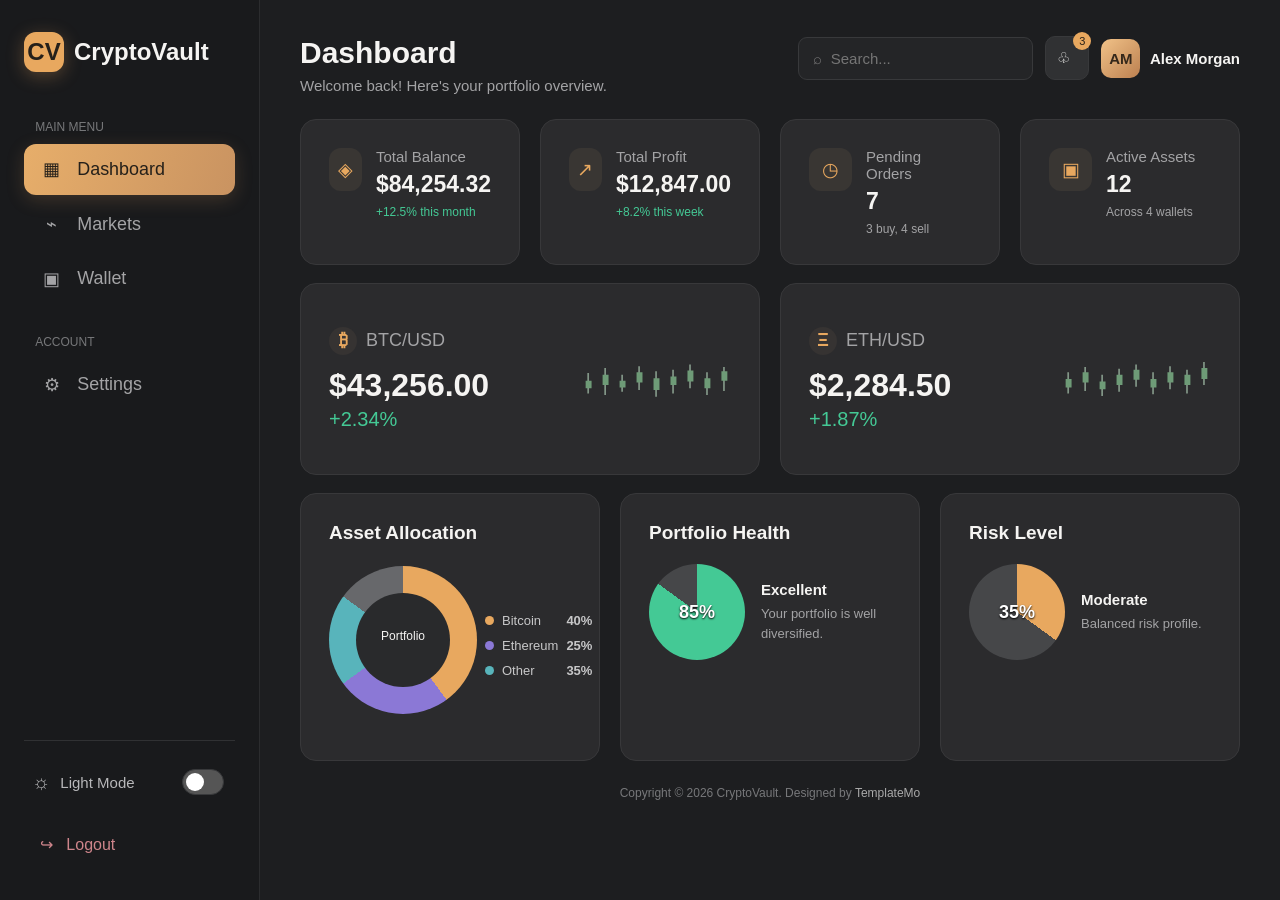
<file: index.html>
<!doctype html>
<html lang="en">
<head>
  <meta charset="utf-8">
  <meta name="viewport" content="width=device-width, initial-scale=1">
  <meta http-equiv="refresh" content="0; url=dashboard.html">
  <title>CryptoVault</title>
</head>
<body>
  <p>Opening CryptoVault dashboard… If it does not load, <a href="dashboard.html">open the dashboard here</a>.</p>
</body>
</html>
</file>
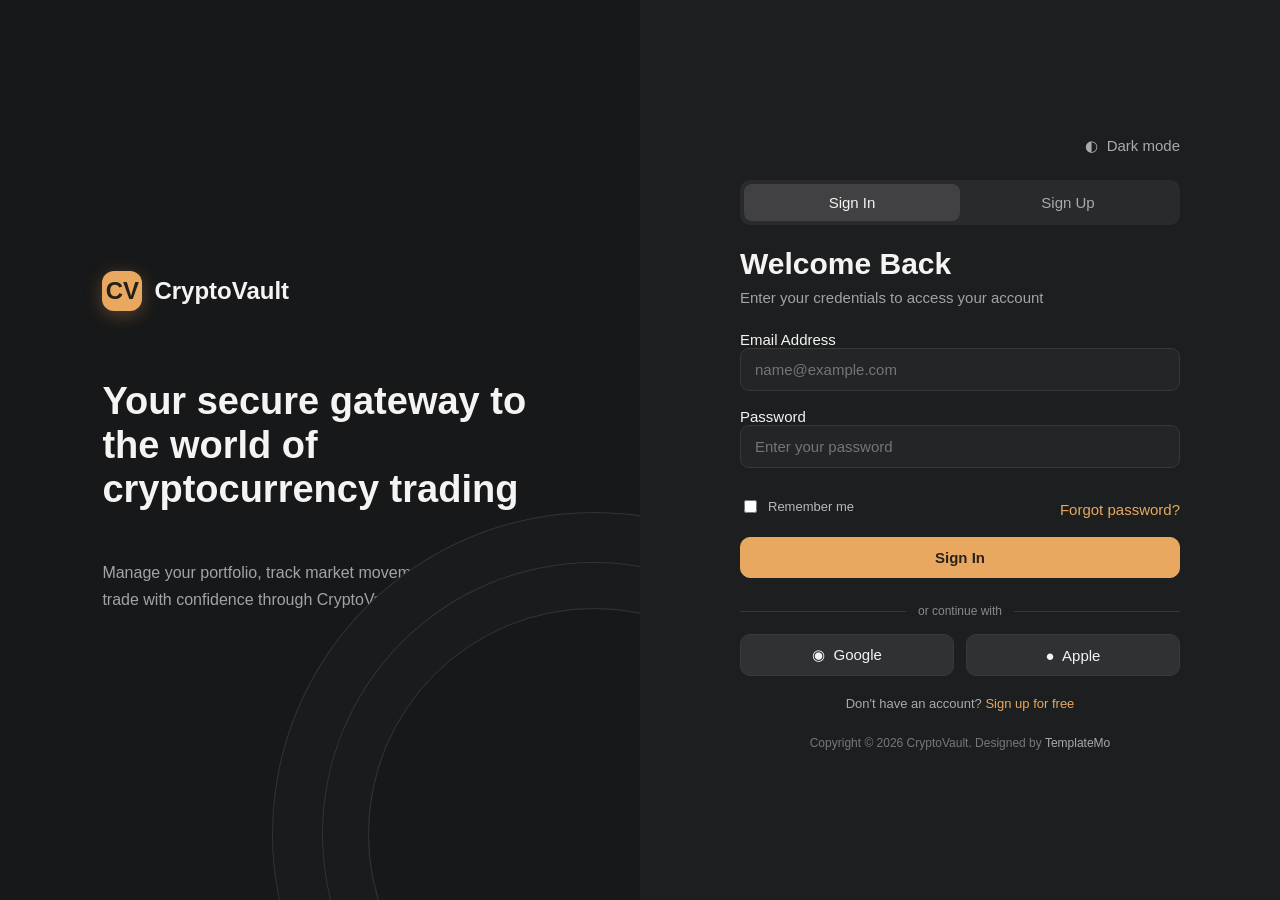
<file: auth.html>
<!doctype html>
<html lang="en">

<head>
    <meta charset="utf-8" />
    <meta name="viewport" content="width=device-width,initial-scale=1" />
    <title>Account - CryptoVault</title>
    <link rel="stylesheet" href="./css/style.css" />
</head>

<body>
    <div class="auth-page">
        <aside class="auth-aside">
            <a href="dashboard.html" class="auth-brand"><span class="brand-mark">CV</span>CryptoVault</a>
            <h1>Your secure gateway to the world of cryptocurrency trading</h1>
            <p>
                Manage your portfolio, track market movements, and trade with
                confidence through CryptoVault.
            </p>
        </aside>

        <!-- LOGIN AND SIGN UP PAGE -->
        <main class="auth-main">
            <section class="auth-box">
                <div class="theme-link"><a href="#theme">◐ &nbsp;Dark mode</a></div>
                <nav class="auth-tabs" aria-label="Account options">
                    <a href="#login">Sign In</a>
                    <a href="#signup">Sign Up</a>
                </nav>

                <section id="login" class="auth-panel default">
                    <h2>Welcome Back</h2>
                    <p>Enter your credentials to access your account</p>
                    <form action="#" method="get">
                        <div class="field">
                            <label for="login-email">Email Address</label><input id="login-email" type="email"
                                placeholder="name@example.com" required />
                        </div>
                        <div class="field">
                            <label for="login-password">Password</label><input id="login-password" type="password"
                                placeholder="Enter your password" required />
                        </div>
                        <div class="row row-between">
                            <label class="checkline"><input type="checkbox" /> Remember me</label><a class="forgot"
                                href="#forgot">Forgot password?</a>
                        </div>
                        <button class="primary auth-submit" type="submit">Sign In</button>
                    </form>
                    <div class="separator">or continue with</div>
                    <div class="social">
                        <button type="button">◉ &nbsp;Google</button><button type="button">● &nbsp;Apple</button>
                    </div>
                    <div class="auth-foot">
                        Don't have an account? <a href="#signup">Sign up for free</a>
                    </div>
                </section>

                <section id="signup" class="auth-panel">
                    <h2>Create Account</h2>
                    <p>Start your crypto journey today</p>
                    <form action="#" method="get">
                        <div class="field">
                            <label for="signup-name">Full Name</label><input id="signup-name" type="text"
                                placeholder="Your name" required />
                        </div>
                        <div class="field">
                            <label for="signup-email">Email Address</label><input id="signup-email" type="email"
                                placeholder="name@example.com" required />
                        </div>
                        <div class="field">
                            <label for="signup-password">Password</label><input id="signup-password" type="password"
                                placeholder="Create a password" minlength="8" required />
                        </div>
                        <div class="field">
                            <label for="confirm-password">Confirm Password</label><input id="confirm-password"
                                type="password" placeholder="Enter your password again" minlength="8" required />
                        </div>
                        <label class="checkline"><input type="checkbox" required /> I agree to the
                            <span class="accent">Terms of Service</span> and
                            <span class="accent">Privacy Policy</span></label>
                        <button class="primary auth-submit" type="submit">Sign Up</button>
                    </form>
                    <div class="separator">or continue with</div>
                    <div class="social">
                        <button type="button">◉ &nbsp;Google</button><button type="button">● &nbsp;Apple</button>
                    </div>
                    <div class="auth-foot">
                        Already have an account? <a href="#login">Sign in</a>
                    </div>
                </section>

                <footer>
                    Copyright © 2026 CryptoVault. Designed by <a href="#">TemplateMo</a>
                </footer>
            </section>
        </main>
    </div>
</body>

</html>
</file>
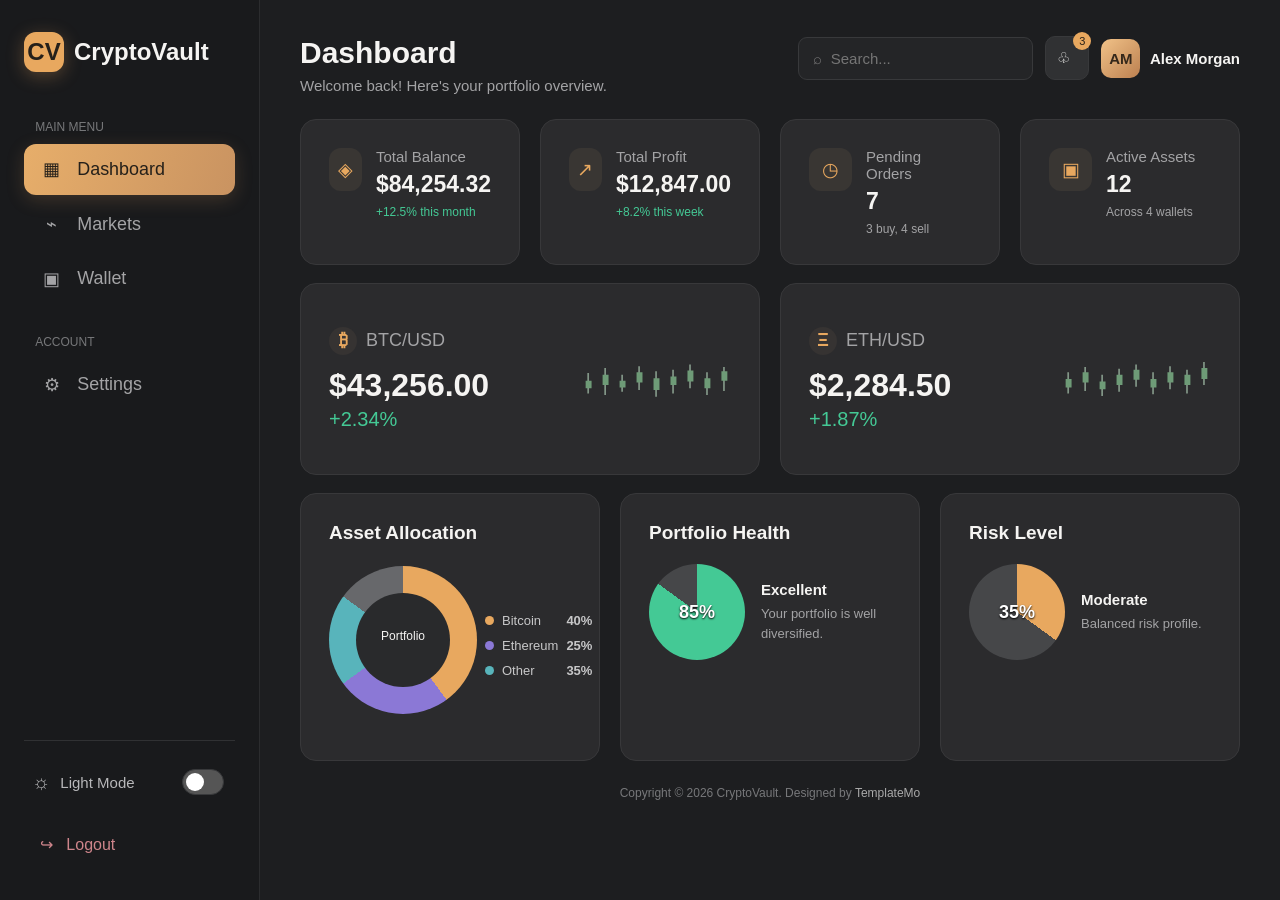
<file: dashboard.html>
<!doctype html>
<html lang="en">

<head>
    <meta charset="utf-8" />
    <meta name="viewport" content="width=device-width, initial-scale=1" />
    <title>Dashboard - CryptoVault</title>
    <link rel="stylesheet" href="./css/style.css" />

</head>

<body>
    <div class="shell">
        <aside class="sidebar">
            <a class="brand" href="dashboard.html">
                <span class="brand-mark">CV</span>
                CryptoVault
            </a>

            <div class="nav-group">
                <div class="nav-label">MAIN MENU</div>
                <a class="nav-link active" href="dashboard.html"><span class="ico">▦</span>Dashboard</a>
                <a class="nav-link" href="markets.html"><span class="ico">⌁</span>Markets</a>
                <a class="nav-link" href="wallet.html"><span class="ico">▣</span>Wallet</a>
            </div>

            <div class="nav-group">
                <div class="nav-label">ACCOUNT</div>
                <a class="nav-link" href="settings.html"><span class="ico">⚙</span>Settings</a>
            </div>

            <div class="side-bottom">
                <div class="mode">
                    <span class="mode-icon">☼</span>
                    <span>Light Mode</span>
                    <input class="switch" type="checkbox" aria-label="Light Mode" />
                </div>
                <a class="logout" href="auth.html#login">↪ &nbsp; Logout</a>
            </div>
        </aside>

        <!-- PAGE CONTENT STARTS HERE -->
        <main class="main">
            <details class="mobile-menu">
                <summary aria-label="Open navigation">☰</summary>
                <a class="mobile-settings" href="settings.html" aria-label="Settings">Settings</a>
                <nav>
                    <a href="dashboard.html">▦ Dashboard</a>
                    <a href="markets.html">⌁ Markets</a>
                    <a href="wallet.html">▣ Wallet</a>
                    <a href="settings.html">⚙ Settings</a>
                    <a href="auth.html#login">↪ Logout</a>
                </nav>
            </details>

            <header class="page-head">
                <div>
                    <h1>Dashboard</h1>
                    <p>Welcome back! Here's your portfolio overview.</p>
                </div>

                <div class="head-actions">
                    <input class="search" type="search" placeholder="⌕  Search..." aria-label="Search" />
                    <button class="icon-btn" type="button" aria-label="Notifications">
                        ♧<span class="badge">3</span>
                    </button>
                    <div class="profile-summary">
                        <span class="avatar">AM</span>
                        <span>Alex Morgan</span>
                    </div>
                </div>
            </header>

            <section class="dashboard-stats" aria-label="Portfolio statistics">
                <article class="card">
                    <div class="stat">
                        <span class="stat-icon">◈</span>
                        <div>
                            <div class="stat-label">Total Balance</div>
                            <div class="stat-value">$84,254.32</div>
                            <div class="stat-note positive">+12.5% this month</div>
                        </div>
                    </div>
                </article>

                <article class="card">
                    <div class="stat">
                        <span class="stat-icon">↗</span>
                        <div>
                            <div class="stat-label">Total Profit</div>
                            <div class="stat-value">$12,847.00</div>
                            <div class="stat-note positive">+8.2% this week</div>
                        </div>
                    </div>
                </article>

                <article class="card">
                    <div class="stat">
                        <span class="stat-icon">◷</span>
                        <div>
                            <div class="stat-label">Pending Orders</div>
                            <div class="stat-value">7</div>
                            <div class="stat-note muted">3 buy, 4 sell</div>
                        </div>
                    </div>
                </article>

                <article class="card">
                    <div class="stat">
                        <span class="stat-icon">▣</span>
                        <div>
                            <div class="stat-label">Active Assets</div>
                            <div class="stat-value">12</div>
                            <div class="stat-note muted">Across 4 wallets</div>
                        </div>
                    </div>
                </article>
            </section>

            <section class="dashboard-prices" aria-label="Cryptocurrency prices">
                <article class="card price-card">
                    <div class="price-info">
                        <div class="price-title">
                            <span class="coin-dot">₿</span>BTC/USD
                        </div>
                        <div class="price-value">$43,256.00</div>
                        <div class="price-change positive">+2.34%</div>
                    </div>
                    <svg class="price-sparkline" viewBox="0 0 180 50" role="img" aria-label="Bitcoin price trend">
                        <g stroke="#829687" stroke-width="2">
                            <path
                                d="M12 42V18M32 44V12M52 40V20M72 38V10M92 46V16M112 42V14M132 36V8M152 44V17M172 39V11" />
                        </g>
                        <g fill="#6e9b77">
                            <path
                                d="M9 27h7v9h-7zM29 20h7v12h-7zM49 27h7v8h-7zM69 17h7v12h-7zM89 24h7v14h-7zM109 22h7v10h-7zM129 15h7v13h-7zM149 24h7v12h-7zM169 16h7v11h-7z" />
                        </g>
                    </svg>
                </article>

                <article class="card price-card">
                    <div class="price-info">
                        <div class="price-title">
                            <span class="coin-dot">Ξ</span>ETH/USD
                        </div>
                        <div class="price-value">$2,284.50</div>
                        <div class="price-change positive">+1.87%</div>
                    </div>
                    <svg class="price-sparkline" viewBox="0 0 180 50" role="img" aria-label="Ethereum price trend">
                        <g stroke="#829687" stroke-width="2">
                            <path
                                d="M12 42V17M32 39V11M52 45V20M72 40V13M92 34V8M112 43V17M132 37V10M152 42V14M172 32V5" />
                        </g>
                        <g fill="#6e9b77">
                            <path
                                d="M9 25h7v10h-7zM29 17h7v12h-7zM49 28h7v9h-7zM69 20h7v12h-7zM89 14h7v12h-7zM109 25h7v10h-7zM129 17h7v12h-7zM149 20h7v12h-7zM169 12h7v13h-7z" />
                        </g>
                    </svg>
                </article>
            </section>

            <section class="dashboard-summary" aria-label="Portfolio summary">
                <article class="card summary-card">
                    <h2>Asset Allocation</h2>
                    <div class="allocation-layout">
                        <div class="donut"><span>Portfolio</span></div>
                        <div class="legend">
                            <div class="legend-row">
                                <i class="legend-color"></i>Bitcoin <strong>40%</strong>
                            </div>
                            <div class="legend-row">
                                <i class="legend-color purple"></i>Ethereum
                                <strong>25%</strong>
                            </div>
                            <div class="legend-row">
                                <i class="legend-color teal"></i>Other <strong>35%</strong>
                            </div>
                        </div>
                    </div>
                </article>

                <article class="card summary-card">
                    <h2>Portfolio Health</h2>
                    <div class="summary-meter">
                        <div class="health-ring"><span>85%</span></div>
                        <div>
                            <strong>Excellent</strong>
                            <p class="muted">Your portfolio is well diversified.</p>
                        </div>
                    </div>
                </article>

                <article class="card summary-card">
                    <h2>Risk Level</h2>
                    <div class="summary-meter">
                        <div class="risk-ring"><span>35%</span></div>
                        <div>
                            <strong>Moderate</strong>
                            <p class="muted">Balanced risk profile.</p>
                        </div>
                    </div>
                </article>
            </section>

            <footer>
                Copyright © 2026 CryptoVault. Designed by <a href="#">TemplateMo</a>
            </footer>
        </main>
    </div>
</body>

</html>
</file>
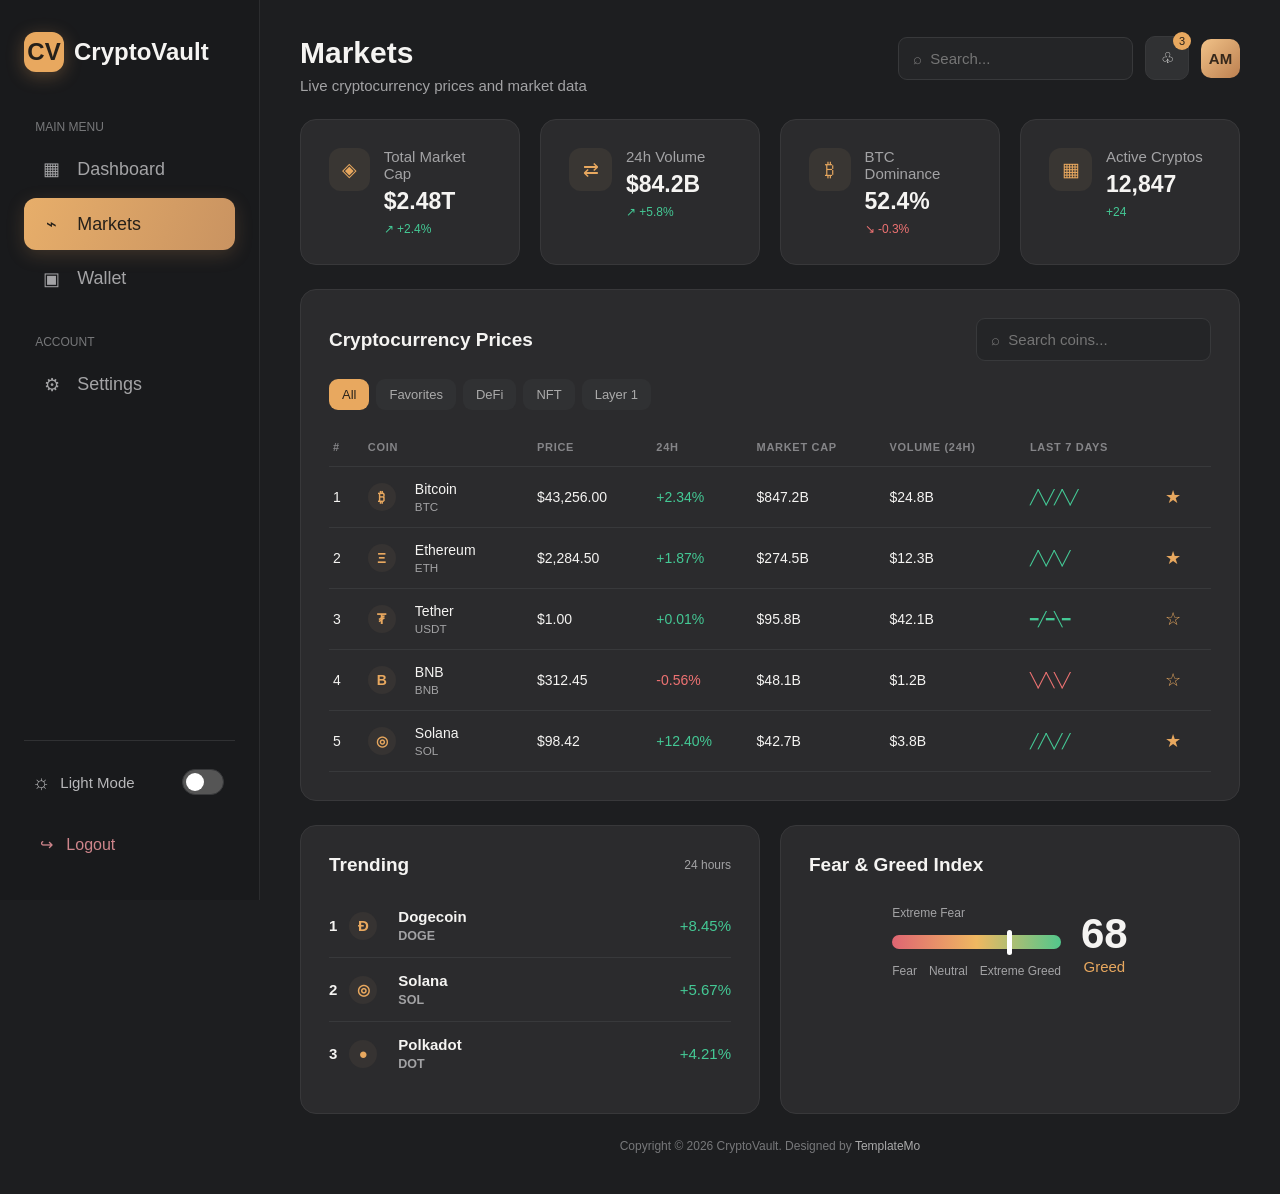
<file: markets.html>
<!doctype html>
<html lang="en">

<head>
    <meta charset="utf-8" />
    <meta name="viewport" content="width=device-width,initial-scale=1" />
    <title>Markets - CryptoVault</title>
    <link rel="stylesheet" href="./css/style.css" />

</head>

<body>
    <div class="shell">
        <aside class="sidebar">
            <a class="brand" href="dashboard.html"><span class="brand-mark">CV</span>CryptoVault</a>
            <div class="nav-group">
                <div class="nav-label">MAIN MENU</div>
                <a class="nav-link" href="dashboard.html"><span class="ico">▦</span>Dashboard</a><a
                    class="nav-link active" href="markets.html"><span class="ico">⌁</span>Markets</a><a class="nav-link"
                    href="wallet.html"><span class="ico">▣</span>Wallet</a>
            </div>
            <div class="nav-group">
                <div class="nav-label">ACCOUNT</div>
                <a class="nav-link" href="settings.html"><span class="ico">⚙</span>Settings</a>
            </div>
            <div class="side-bottom">
                <div class="mode">
                    <span class="mode-icon">☼</span><span>Light Mode</span><input class="switch" type="checkbox"
                        aria-label="Light Mode" />
                </div>
                <a class="logout" href="auth.html#login">↪ &nbsp; Logout</a>
            </div>
        </aside>
        <!-- PAGE CONTENT STARTS HERE -->
        <main class="main">
            <details class="mobile-menu">
                <summary aria-label="Toggle menu">☰</summary>
                <a class="mobile-settings" href="settings.html" aria-label="Settings">Settings</a>
                <nav>
                    <a href="dashboard.html">▦ Dashboard</a><a href="markets.html">⌁ Markets</a><a href="wallet.html">▣
                        Wallet</a><a href="settings.html">⚙ Settings</a><a href="auth.html#login">↪ Logout</a>
                </nav>
            </details>
            <header class="page-head">
                <div>
                    <h1>Markets</h1>
                    <p>Live cryptocurrency prices and market data</p>
                </div>
                <div class="head-actions">
                    <input class="search" type="search" placeholder="⌕  Search..." /><button class="icon-btn"
                        aria-label="Notifications">
                        ♧<span class="badge">3</span></button><span class="avatar">AM</span>
                </div>
            </header>
            <section class="grid grid-4">
                <article class="card">
                    <div class="stat">
                        <span class="stat-icon">◈</span>
                        <div>
                            <div class="stat-label">Total Market Cap</div>
                            <div class="stat-value">$2.48T</div>
                            <div class="stat-note positive">↗ +2.4%</div>
                        </div>
                    </div>
                </article>
                <article class="card">
                    <div class="stat">
                        <span class="stat-icon">⇄</span>
                        <div>
                            <div class="stat-label">24h Volume</div>
                            <div class="stat-value">$84.2B</div>
                            <div class="stat-note positive">↗ +5.8%</div>
                        </div>
                    </div>
                </article>
                <article class="card">
                    <div class="stat">
                        <span class="stat-icon">₿</span>
                        <div>
                            <div class="stat-label">BTC Dominance</div>
                            <div class="stat-value">52.4%</div>
                            <div class="stat-note negative">↘ -0.3%</div>
                        </div>
                    </div>
                </article>
                <article class="card">
                    <div class="stat">
                        <span class="stat-icon">▦</span>
                        <div>
                            <div class="stat-label">Active Cryptos</div>
                            <div class="stat-value">12,847</div>
                            <div class="stat-note positive">+24</div>
                        </div>
                    </div>
                </article>
            </section>
            <article class="card market-table-card">
                <div class="card-head">
                    <h2>Cryptocurrency Prices</h2>
                    <input class="search" id="searchInput" type="search" placeholder="⌕  Search coins..." />
                </div>
                <nav class="market-filter">
                    <a class="selected" href="markets.html">All</a><a href="#favorites">Favorites</a><a
                        href="#defi">DeFi</a><a href="#nft">NFT</a><a href="#layer1">Layer 1</a>
                </nav>
                <div class="table-wrap">
                    <table>
                        <thead>
                            <tr>
                                <th>#</th>
                                <th>COIN</th>
                                <th>PRICE</th>
                                <th>24H</th>
                                <th>MARKET CAP</th>
                                <th>VOLUME (24H)</th>
                                <th>LAST 7 DAYS</th>
                                <th></th>
                            </tr>
                        </thead>
                        <tbody>
                            <tr>
                                <td>1</td>
                                <td>
                                    <div class="coin-cell">
                                        <span class="coin-dot">₿</span>
                                        <div>Bitcoin<small>BTC</small></div>
                                    </div>
                                </td>
                                <td>$43,256.00</td>
                                <td class="positive">+2.34%</td>
                                <td>$847.2B</td>
                                <td>$24.8B</td>
                                <td class="positive">╱╲╱╱╲╱</td>
                                <td>
                                    <button class="star" aria-label="Favorite Bitcoin">
                                        ★
                                    </button>
                                </td>
                            </tr>
                            <tr>
                                <td>2</td>
                                <td>
                                    <div class="coin-cell">
                                        <span class="coin-dot">Ξ</span>
                                        <div>Ethereum<small>ETH</small></div>
                                    </div>
                                </td>
                                <td>$2,284.50</td>
                                <td class="positive">+1.87%</td>
                                <td>$274.5B</td>
                                <td>$12.3B</td>
                                <td class="positive">╱╲╱╲╱</td>
                                <td>
                                    <button class="star" aria-label="Favorite Ethereum">
                                        ★
                                    </button>
                                </td>
                            </tr>
                            <tr>
                                <td>3</td>
                                <td>
                                    <div class="coin-cell">
                                        <span class="coin-dot">₮</span>
                                        <div>Tether<small>USDT</small></div>
                                    </div>
                                </td>
                                <td>$1.00</td>
                                <td class="positive">+0.01%</td>
                                <td>$95.8B</td>
                                <td>$42.1B</td>
                                <td class="positive">━╱━╲━</td>
                                <td>
                                    <button class="star" aria-label="Favorite Tether">☆</button>
                                </td>
                            </tr>
                            <tr>
                                <td>4</td>
                                <td>
                                    <div class="coin-cell">
                                        <span class="coin-dot">B</span>
                                        <div>BNB<small>BNB</small></div>
                                    </div>
                                </td>
                                <td>$312.45</td>
                                <td class="negative">-0.56%</td>
                                <td>$48.1B</td>
                                <td>$1.2B</td>
                                <td class="negative">╲╱╲╲╱</td>
                                <td>
                                    <button class="star" aria-label="Favorite BNB">☆</button>
                                </td>
                            </tr>
                            <tr>
                                <td>5</td>
                                <td>
                                    <div class="coin-cell">
                                        <span class="coin-dot">◎</span>
                                        <div>Solana<small>SOL</small></div>
                                    </div>
                                </td>
                                <td>$98.42</td>
                                <td class="positive">+12.40%</td>
                                <td>$42.7B</td>
                                <td>$3.8B</td>
                                <td class="positive">╱╱╲╱╱</td>
                                <td>
                                    <button class="star" aria-label="Favorite Solana">★</button>
                                </td>
                            </tr>
                        </tbody>
                    </table>
                </div>
            </article>
            <section class="grid grid-2">
                <article class="card">
                    <div class="card-head">
                        <h2>Trending</h2>
                        <span class="muted small">24 hours</span>
                    </div>
                    <div class="wallet-list">
                        <div class="wallet-row">
                            <b>1</b><span class="coin-dot">Ð</span>
                            <div class="asset-name">
                                <strong>Dogecoin <small>DOGE</small></strong>
                            </div>
                            <span class="positive">+8.45%</span>
                        </div>
                        <div class="wallet-row">
                            <b>2</b><span class="coin-dot">◎</span>
                            <div class="asset-name">
                                <strong>Solana <small>SOL</small></strong>
                            </div>
                            <span class="positive">+5.67%</span>
                        </div>
                        <div class="wallet-row">
                            <b>3</b><span class="coin-dot">●</span>
                            <div class="asset-name">
                                <strong>Polkadot <small>DOT</small></strong>
                            </div>
                            <span class="positive">+4.21%</span>
                        </div>
                    </div>
                </article>
                <article class="card">
                    <div class="card-head">
                        <h2>Fear &amp; Greed Index</h2>
                    </div>
                    <div class="fear">
                        <div>
                            <div class="small muted">Extreme Fear</div>
                            <div class="fear-meter"></div>
                            <div class="row fear-labels">
                                <span class="small muted">Fear</span><span class="small muted">Neutral</span><span
                                    class="small muted">Extreme Greed</span>
                            </div>
                        </div>
                        <div class="fear-value">
                            <div class="fear-number">68</div>
                            <div class="accent">Greed</div>
                        </div>
                    </div>
                </article>
            </section>
            <footer>
                Copyright © 2026 CryptoVault. Designed by <a href="#">TemplateMo</a>
            </footer>
        </main>
    </div>
</body>

</html>
</file>
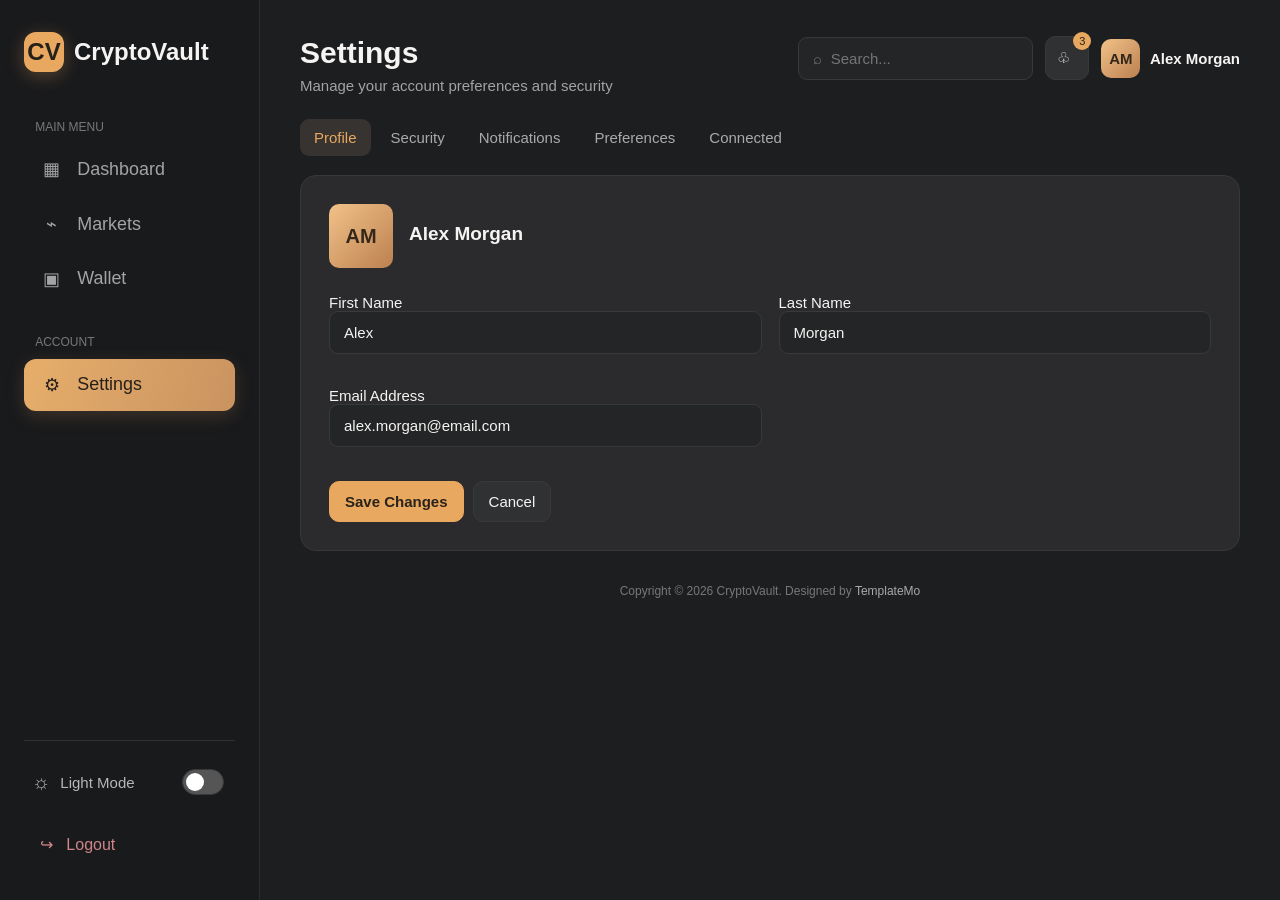
<file: settings.html>
<!doctype html>
<html lang="en">

<head>
    <meta charset="utf-8" />
    <meta name="viewport" content="width=device-width,initial-scale=1" />
    <title>Settings - CryptoVault</title>
    <link rel="stylesheet" href="./css/style.css" />

</head>

<body>
    <div class="shell">
        <aside class="sidebar">
            <a class="brand" href="dashboard.html"><span class="brand-mark">CV</span>CryptoVault</a>
            <div class="nav-group">
                <div class="nav-label">MAIN MENU</div>
                <a class="nav-link" href="dashboard.html"><span class="ico">▦</span>Dashboard</a><a class="nav-link"
                    href="markets.html"><span class="ico">⌁</span>Markets</a><a class="nav-link"
                    href="wallet.html"><span class="ico">▣</span>Wallet</a>
            </div>
            <div class="nav-group">
                <div class="nav-label">ACCOUNT</div>
                <a class="nav-link active" href="settings.html"><span class="ico">⚙</span>Settings</a>
            </div>
            <div class="side-bottom">
                <div class="mode">
                    <span class="mode-icon">☼</span><span>Light Mode</span><input class="switch" type="checkbox"
                        aria-label="Light Mode" />
                </div>
                <a class="logout" href="auth.html#login">↪ &nbsp; Logout</a>
            </div>
        </aside>
        <main class="main">
            <details class="mobile-menu">
                <nav>
                    <a href="dashboard.html">▦ Dashboard</a><a href="markets.html">⌁ Markets</a><a href="wallet.html">▣
                        Wallet</a><a href="settings.html">Settings</a><a href="auth.html#login">↪ Logout</a>
                </nav>
            </details>
            <header class="page-head">
                <div>
                    <h1>Settings</h1>
                    <p>Manage your account preferences and security</p>
                </div>
                <div class="head-actions">
                    <input class="search" type="search" placeholder="⌕  Search..." aria-label="Search" /><button
                        class="icon-btn" type="button" aria-label="Notifications">
                        ♧<span class="badge">3</span>
                    </button>
                    <div class="profile-summary">
                        <span class="avatar">AM</span><span>Alex Morgan</span>
                    </div>
                </div>
            </header>
            <nav class="tabs">
                <a class="active" href="settings.html">Profile</a><a href="#security">Security</a><a
                    href="#notifications">Notifications</a><a href="#preferences">Preferences</a><a
                    href="#connected">Connected</a>
            </nav>
            <article class="card settings-section default">
                <div class="profile">
                    <span class="avatar">AM</span>
                    <div>
                        <h2>Alex Morgan</h2>
                    </div>
                </div>
                <form>
                    <div class="form-grid">
                        <div class="field">
                            <label for="first">First Name</label><input id="first" value="Alex" />
                        </div>
                        <div class="field">
                            <label for="last">Last Name</label><input id="last" value="Morgan" />
                        </div>
                        <div class="field">
                            <label for="email">Email Address</label><input id="email" type="email"
                                value="alex.morgan@email.com" />
                        </div>
                    </div>
                    <div class="inline-actions">
                        <button class="primary" type="button">Save Changes</button><button type="reset">Cancel</button>
                    </div>
                </form>
            </article>
            <article id="security" class="card settings-section">
                <h2>Security Settings</h2>
                <p>Manage your account security and authentication methods</p>
                <div class="setting-item">
                    <div class="setting-copy">
                        <strong>Password</strong><span>Last changed 30 days ago</span>
                    </div>
                    <a class="button" href="#security">Change Password</a>
                </div>
                <div class="setting-item">
                    <div class="setting-copy">
                        <strong>Two-Factor Authentication</strong><span>Enabled via Authenticator App</span>
                    </div>
                    <button>Manage</button>
                </div>
                <div class="setting-item">
                    <div class="setting-copy">
                        <strong>Biometric Login</strong><span>Not configured</span>
                    </div>
                    <button>Enable</button>
                </div>
                <div class="setting-item">
                    <div class="setting-copy">
                        <strong>Active Sessions</strong><span>3 devices currently logged in</span>
                    </div>
                    <button>View All</button>
                </div>
                <h2 class="danger-heading">Danger Zone</h2>
                <p>Irreversible actions for your account</p>
                <div class="inline-actions">
                    <button class="danger">Delete Account</button><button>Export All Data</button>
                </div>
            </article>
            <article id="notifications" class="card settings-section">
                <h2>Notification Preferences</h2>
                <p>Choose how you want to receive updates</p>
                <div class="setting-item">
                    <div class="setting-copy">
                        <strong>Price Alerts</strong><span>Get notified when prices hit your targets</span>
                    </div>
                    <input class="switch" type="checkbox" checked aria-label="Price Alerts" />
                </div>
                <div class="setting-item">
                    <div class="setting-copy">
                        <strong>Transaction Updates</strong><span>Receive alerts for deposits, withdrawals, and
                            trades</span>
                    </div>
                    <input class="switch" type="checkbox" checked aria-label="Transaction Updates" />
                </div>
                <div class="setting-item">
                    <div class="setting-copy">
                        <strong>Security Alerts</strong><span>Important security notifications and login alerts</span>
                    </div>
                    <input class="switch" type="checkbox" checked aria-label="Security Alerts" />
                </div>
                <div class="setting-item">
                    <div class="setting-copy">
                        <strong>Weekly Report</strong><span>Portfolio performance summary every week</span>
                    </div>
                    <input class="switch" type="checkbox" checked aria-label="Weekly Report" />
                </div>
            </article>
            <article id="preferences" class="card settings-section">
                <h2>Display Preferences</h2>
                <p>Customize how the app looks and behaves</p>
                <div class="form-grid">
                    <div class="field">
                        <label for="currency">Currency</label><select id="currency">
                            <option>USD - US Dollar</option>
                            <option>EUR - Euro</option>
                            <option>GBP - British Pound</option>
                            <option>JPY - Japanese Yen</option>
                        </select>
                    </div>
                    <div class="field">
                        <label for="language">Language</label><select id="language">
                            <option>English</option>
                            <option>Spanish</option>
                            <option>French</option>
                            <option>German</option>
                        </select>
                    </div>
                    <div class="field">
                        <label for="timezone">Timezone</label><select id="timezone">
                            <option>Eastern Time (ET)</option>
                            <option>Pacific Time (PT)</option>
                            <option>UTC</option>
                            <option>GMT</option>
                        </select>
                    </div>
                    <div class="field">
                        <label for="date">Date Format</label><select id="date">
                            <option>MM/DD/YYYY</option>
                            <option>DD/MM/YYYY</option>
                            <option>YYYY-MM-DD</option>
                        </select>
                    </div>
                </div>
                <div class="setting-item">
                    <div class="setting-copy">
                        <strong>Dark Mode</strong><span>Use dark theme for the interface</span>
                    </div>
                    <input class="switch" type="checkbox" checked aria-label="Dark Mode" />
                </div>
                <div class="setting-item">
                    <div class="setting-copy">
                        <strong>Compact View</strong><span>Show more data with smaller elements</span>
                    </div>
                    <input class="switch" type="checkbox" aria-label="Compact View" />
                </div>
                <div class="inline-actions">
                    <button class="primary">Save Preferences</button><button type="reset">Reset to Default</button>
                </div>
            </article>
            <article id="connected" class="card settings-section">
                <h2>Connected Exchanges</h2>
                <p>Link your exchange accounts for seamless trading</p>
                <div class="setting-item">
                    <div class="row">
                        <span class="connected-icon">🦊</span>
                        <div class="setting-copy">
                            <strong>MetaMask</strong><span>Connected • 0x742d...5f83</span>
                        </div>
                    </div>
                    <button>Disconnect</button>
                </div>
                <div class="setting-item">
                    <div class="row">
                        <span class="connected-icon">B</span>
                        <div class="setting-copy">
                            <strong>Binance</strong><span>Not connected</span>
                        </div>
                    </div>
                    <button>Connect</button>
                </div>
                <div class="inline-actions"><button>＋ Add Exchange</button></div>
                <h2 class="api-heading">API Keys</h2>
                <p>Manage your API access for third-party integrations</p>
                <div class="field">
                    <label for="api">API Key</label><input id="api" value="cv_live_xxxxxxxxxxxxxxxxxxxxxxxx" readonly />
                </div>
                <div class="inline-actions">
                    <button>Regenerate Key</button><button>View Documentation</button>
                </div>
            </article>
            <footer>
                Copyright © 2026 CryptoVault. Designed by <a href="#">TemplateMo</a>
            </footer>
        </main>
    </div>
</body>

</html>
</file>
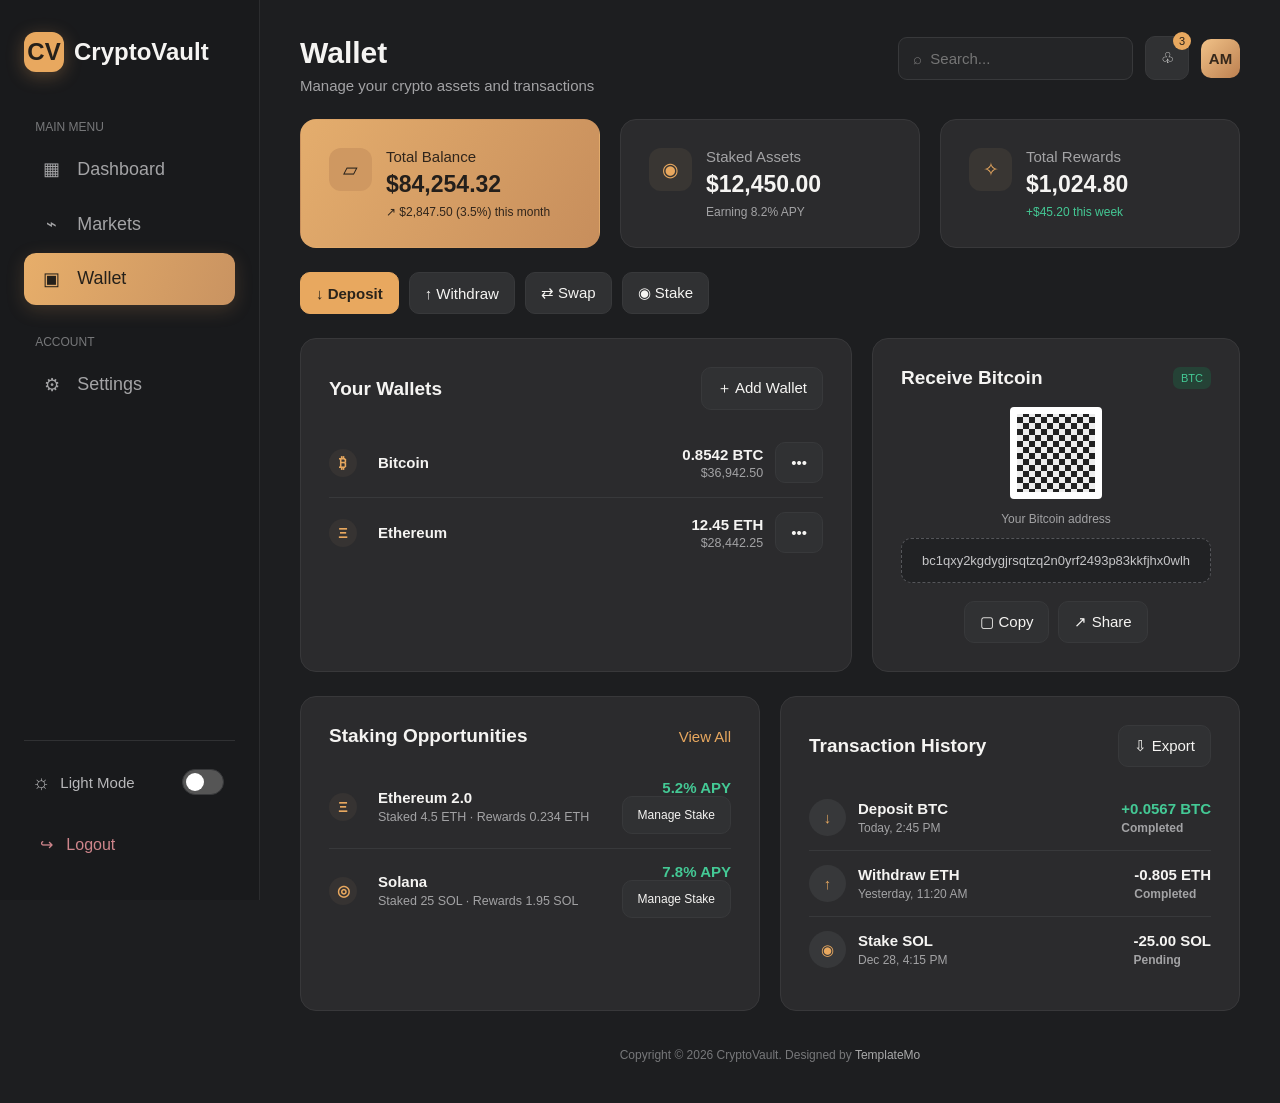
<file: wallet.html>
<!doctype html>
<html lang="en">

<head>
    <meta charset="utf-8" />
    <meta name="viewport" content="width=device-width,initial-scale=1" />
    <title>Wallet - CryptoVault</title>
    <link rel="stylesheet" href="./css/style.css" />

</head>

<body>
    <div class="shell">
        <aside class="sidebar">
            <a class="brand" href="dashboard.html"><span class="brand-mark">CV</span>CryptoVault</a>
            <div class="nav-group">
                <div class="nav-label">MAIN MENU</div>
                <a class="nav-link" href="dashboard.html"><span class="ico">▦</span>Dashboard</a><a class="nav-link"
                    href="markets.html"><span class="ico">⌁</span>Markets</a><a class="nav-link active"
                    href="wallet.html"><span class="ico">▣</span>Wallet</a>
            </div>
            <div class="nav-group">
                <div class="nav-label">ACCOUNT</div>
                <a class="nav-link" href="settings.html"><span class="ico">⚙</span>Settings</a>
            </div>
            <div class="side-bottom">
                <div class="mode">
                    <span class="mode-icon">☼</span><span>Light Mode</span><input class="switch" type="checkbox"
                        aria-label="Light Mode" />
                </div>
                <a class="logout" href="auth.html#login">↪ &nbsp; Logout</a>
            </div>
        </aside>
        <!-- PAGE CONTENT STARTS HERE -->
        <main class="main">
            <details class="mobile-menu">
                <summary aria-label="Toggle menu">☰</summary>
                <a class="mobile-settings" href="settings.html" aria-label="Settings">Settings</a>
                <nav>
                    <a href="dashboard.html">▦ Dashboard</a><a href="markets.html">⌁ Markets</a><a href="wallet.html">▣
                        Wallet</a><a href="settings.html">⚙ Settings</a><a href="auth.html#login">↪ Logout</a>
                </nav>
            </details>
            <header class="page-head">
                <div>
                    <h1>Wallet</h1>
                    <p>Manage your crypto assets and transactions</p>
                </div>
                <div class="head-actions">
                    <input class="search" type="search" placeholder="⌕  Search..." /><button class="icon-btn"
                        aria-label="Notifications">
                        ♧<span class="badge">3</span></button><span class="avatar">AM</span>
                </div>
            </header>
            <section class="grid grid-3">
                <article class="card balance-card">
                    <div class="stat">
                        <span class="stat-icon">▱</span>
                        <div>
                            <div class="stat-label">Total Balance</div>
                            <div class="stat-value">$84,254.32</div>
                            <div class="stat-note positive">
                                ↗ $2,847.50 (3.5%) this month
                            </div>
                        </div>
                    </div>
                </article>
                <article class="card">
                    <div class="stat">
                        <span class="stat-icon">◉</span>
                        <div>
                            <div class="stat-label">Staked Assets</div>
                            <div class="stat-value">$12,450.00</div>
                            <div class="stat-note muted">Earning 8.2% APY</div>
                        </div>
                    </div>
                </article>
                <article class="card">
                    <div class="stat">
                        <span class="stat-icon">✧</span>
                        <div>
                            <div class="stat-label">Total Rewards</div>
                            <div class="stat-value">$1,024.80</div>
                            <div class="stat-note positive">+$45.20 this week</div>
                        </div>
                    </div>
                </article>
            </section>
            <nav class="wallet-actions">
                <a class="button primary" href="#receive">↓ Deposit</a><a class="button" href="#transactions">↑
                    Withdraw</a><a class="button" href="#wallets">⇄ Swap</a><a class="button" href="#staking">◉
                    Stake</a>
            </nav>
            <section class="grid grid-2 wallet-overview">
                <article class="card" id="wallets">
                    <div class="card-head">
                        <h2>Your Wallets</h2>
                        <a href="#wallets" class="button">＋ Add Wallet</a>
                    </div>
                    <div class="wallet-list">
                        <div class="wallet-row">
                            <span class="coin-dot">₿</span>
                            <div class="asset-name">
                                <strong>Bitcoin</strong>
                            </div>
                            <div class="asset-amount">
                                <strong>0.8542 BTC</strong><small>$36,942.50</small>
                            </div>
                            <button aria-label="Bitcoin wallet options">•••</button>
                        </div>
                        <div class="wallet-row">
                            <span class="coin-dot">Ξ</span>
                            <div class="asset-name">
                                <strong>Ethereum</strong>
                            </div>
                            <div class="asset-amount">
                                <strong>12.45 ETH</strong><small>$28,442.25</small>
                            </div>
                            <button aria-label="Ethereum wallet options">•••</button>
                        </div>
                    </div>
                </article>
                <article class="card address-box" id="receive">
                    <div class="card-head">
                        <h2>Receive Bitcoin</h2>
                        <span class="tag">BTC</span>
                    </div>
                    <div class="qr" aria-label="QR code illustration"></div>
                    <p class="muted small">Your Bitcoin address</p>
                    <div class="wallet-address">
                        bc1qxy2kgdygjrsqtzq2n0yrf2493p83kkfjhx0wlh
                    </div>
                    <div class="inline-actions centered-actions">
                        <button>▢ Copy</button><button>↗ Share</button>
                    </div>
                </article>
            </section>
            <section class="grid grid-2">
                <article class="card" id="staking">
                    <div class="card-head">
                        <h2>Staking Opportunities</h2>
                        <a class="accent" href="#staking">View All</a>
                    </div>
                    <div class="stake-list">
                        <div class="stake-row">
                            <span class="coin-dot">Ξ</span>
                            <div class="asset-name">
                                <strong>Ethereum 2.0</strong><small>Staked 4.5 ETH · Rewards 0.234 ETH</small>
                            </div>
                            <div class="staking-rate">
                                <strong>5.2% APY</strong><button class="small">Manage Stake</button>
                            </div>
                        </div>
                        <div class="stake-row">
                            <span class="coin-dot">◎</span>
                            <div class="asset-name">
                                <strong>Solana</strong><small>Staked 25 SOL · Rewards 1.95 SOL</small>
                            </div>
                            <div class="staking-rate">
                                <strong>7.8% APY</strong><button class="small">Manage Stake</button>
                            </div>
                        </div>
                    </div>
                </article>
                <article class="card" id="transactions">
                    <div class="card-head">
                        <h2>Transaction History</h2>
                        <a href="#transactions" class="button">⇩ Export</a>
                    </div>
                    <div class="tx-list">
                        <div class="tx">
                            <span class="tx-icon">↓</span>
                            <div class="tx-info">
                                <div class="tx-title">Deposit BTC</div>
                                <div class="tx-sub">Today, 2:45 PM</div>
                            </div>
                            <div class="tx-amount positive">
                                +0.0567 BTC
                                <div class="tx-sub">Completed</div>
                            </div>
                        </div>
                        <div class="tx">
                            <span class="tx-icon">↑</span>
                            <div class="tx-info">
                                <div class="tx-title">Withdraw ETH</div>
                                <div class="tx-sub">Yesterday, 11:20 AM</div>
                            </div>
                            <div class="tx-amount">
                                -0.805 ETH
                                <div class="tx-sub">Completed</div>
                            </div>
                        </div>
                        <div class="tx">
                            <span class="tx-icon">◉</span>
                            <div class="tx-info">
                                <div class="tx-title">Stake SOL</div>
                                <div class="tx-sub">Dec 28, 4:15 PM</div>
                            </div>
                            <div class="tx-amount">
                                -25.00 SOL
                                <div class="tx-sub accent">Pending</div>
                            </div>
                        </div>
                    </div>
                </article>
            </section>
            <footer>
                Copyright © 2026 CryptoVault. Designed by <a href="#">TemplateMo</a>
            </footer>
        </main>
    </div>
</body>

</html>
</file>
<file: css/style.css>
/* Shared foundation: colors, typography, buttons, and form controls */
:root {
  --background: #1d1e20;
  --sidebar: #191a1c;
  --card: #292a2c;
  --border: #38393b;
  --text: #f5f4f2;
  --muted: #a3a3a5;
  --gold: #e8a85f;
  --green: #44c995;
  --red: #ed7272;
}

* {
  box-sizing: border-box;
}

body {
  margin: 0;
  overflow-x: hidden;
  background: var(--background);
  color: var(--text);
  font-family:
    -apple-system, BlinkMacSystemFont, "SF Pro Text", "Helvetica Neue", Arial,
    sans-serif;
  font-size: 0.9375rem;
}

a {
  color: inherit;
  text-decoration: none;
}

button,
input,
select,
textarea {
  color: inherit;
  font: inherit;
}

button,
.button {
  display: inline-flex;
  align-items: center;
  justify-content: center;
  gap: 0.5rem;
  padding: 0.6875rem 0.9375rem;
  border: 0.0625rem solid var(--border);
  border-radius: 0.625rem;
  background: #303133;
  cursor: pointer;
}

button:hover,
.button:hover {
  border-color: #777;
}

input,
select,
textarea {
  padding: 0.75rem 0.875rem;
  border: 0.0625rem solid var(--border);
  border-radius: 0.5625rem;
  background: #242527;
}

input:focus,
select:focus,
textarea:focus {
  outline: 0.0625rem solid var(--gold);
}

/* Shared page sidebar, header, and main content area */
.shell {
  min-height: 100vh;
}

.sidebar {
  position: fixed;
  top: 0;
  bottom: 0;
  left: 0;
  z-index: 4;
  display: flex;
  flex-direction: column;
  width: 16.25rem;
  padding: 2rem 1.5rem;
  border-right: 0.0625rem solid #2b2c2e;
  background: var(--sidebar);
  overflow-y: auto;
}

.brand {
  display: flex;
  align-items: center;
  gap: 0.625rem;
  margin: 0 0 3rem;
  font-size: 1.5rem;
  font-weight: bold;
}

.brand-mark {
  display: grid;
  width: 2.5rem;
  height: 2.5rem;
  place-items: center;
  border-radius: 0.75rem;
  background-color: var(--gold);
  color: #25201a;
  box-shadow: 0 0.25rem 1.125rem #d3965a55;
}

.nav-group {
  margin-bottom: 1.75rem;
}

.nav-label {
  margin: 0 0 0.6rem 0.7rem;
  color: #77787a;
  font-size: 0.75rem;
}

.nav-link {
  display: flex;
  align-items: center;
  gap: 0.9rem;
  margin: 0.18rem 0;
  padding: 0.93rem 1.06rem;
  border-radius: 0.75rem;
  color: #a4a4a6;
  font-size: 1.12rem;
}

.nav-link .ico {
  width: 1.37rem;
  text-align: center;
}

.nav-link:hover,
.nav-link.active {
  background: linear-gradient(110deg, #e7ae6a, #c99361);
  color: #25201a;
  box-shadow: 0 0.3125rem 1.125rem #d1965b35;
}

.side-bottom {
  margin-top: auto;
}

.mode,
.side-user {
  display: flex;
  align-items: center;
  gap: 0.625rem;
  padding: 1.5625rem 0.5rem 0.9375rem;
  border-top: 0.0625rem solid #303133;
  color: #b8b8ba;
}

.mode-icon {
  font-size: 1.25rem;
}

.mode .switch {
  margin-left: auto;
}

.switch {
  position: relative;
  width: 2.625rem;
  height: 1.5rem;
  appearance: none;
  border-radius: 1.25rem;
  background: #555;
  cursor: pointer;
}

.switch:checked {
  background: var(--gold);
}

.switch::after {
  position: absolute;
  top: 0.1875rem;
  left: 0.1875rem;
  width: 1.125rem;
  height: 1.125rem;
  border-radius: 50%;
  background: white;
  content: "";
}

.switch:checked::after {
  left: 1.3125rem;
}

.side-user {
  padding: 0.8125rem 0.5625rem 0.3125rem;
}

.avatar {
  display: grid;
  width: 2.4375rem;
  height: 2.4375rem;
  place-items: center;
  border-radius: 0.625rem;
  background: linear-gradient(135deg, #f1c288, #bc8050);
  color: #35281b;
  font-weight: bold;
}

.user-name {
  font-weight: 600;
}

.user-role {
  margin-top: 0.125rem;
  color: var(--muted);
  font-size: 0.75rem;
}

.logout {
  display: block;
  margin: 0.5rem 0.5rem 0;
  padding: 0.875rem 0.5rem;
  color: #ce858b;
  font-size: 1rem;
}

.main {
  width: calc(100% - 16.25rem);
  max-width: 106.25rem;
  margin-left: 16.25rem;
  min-width: 0;
  padding: 2.25rem 2.5rem 1.75rem;
}

.mobile-menu {
  display: none;
}

.page-head {
  display: flex;
  align-items: flex-start;
  justify-content: space-between;
  margin-bottom: 1.5625rem;
}

.page-head h1 {
  margin: 0 0 0.4375rem;
  font-size: 1.875rem;
}

.page-head p {
  margin: 0;
  color: var(--muted);
}

.head-actions {
  display: flex;
  align-items: center;
  gap: 0.75rem;
}

.search {
  width: 14.6875rem;
}

.icon-btn {
  position: relative;
  width: 2.75rem;
  height: 2.75rem;
}

.badge {
  position: absolute;
  top: -0.3125rem;
  right: -0.1875rem;
  display: grid;
  width: 1.125rem;
  height: 1.125rem;
  place-items: center;
  border-radius: 50%;
  background: var(--gold);
  color: #261f17;
  font-size: 0.6875rem;
}

/* Shared cards and grid layout */
.card {
  margin-bottom: 1.25rem;
  padding: 1.75rem;
  border: 0.0625rem solid #38383a;
  border-radius: 1rem;
  background: #2b2b2d;
}

.card-head {
  display: flex;
  align-items: center;
  justify-content: space-between;
  margin-bottom: 1.125rem;
}

.card h2,
.card h3 {
  margin: 0;
  font-size: 1.1875rem;
}

.grid {
  display: grid;
  gap: 1.25rem;
}

.market-table-card {
  margin: 1.5rem 0;
}
.main:has(.wallet-actions) > section.grid.grid-2:not(.wallet-overview) {
  margin: 1.5rem 0;
}

.grid > *,
.dashboard-stats > *,
.dashboard-prices > *,
.dashboard-summary > * {
  min-width: 0;
}

.grid-2 {
  grid-template-columns: repeat(2, minmax(0, 1fr));
}

.grid-3 {
  grid-template-columns: repeat(3, 1fr);
}

.grid-4 {
  grid-template-columns: repeat(4, 1fr);
}

/* PAGE: Dashboard — summary cards, prices, and portfolio overview */
.dashboard-stats {
  display: grid;
  grid-template-columns: repeat(4, minmax(0, 1fr));
  gap: 1.25rem;
}

.dashboard-prices {
  display: grid;
  grid-template-columns: repeat(2, minmax(0, 1fr));
  gap: 1.25rem;
  margin-top: 1.125rem;
}

.dashboard-summary {
  display: grid;
  grid-template-columns: repeat(3, minmax(0, 1fr));
  gap: 1.25rem;
  margin-top: 1.125rem;
}

.dashboard-stats > .card,
.dashboard-prices > .card,
.dashboard-summary > .card,
.grid > .card {
  margin-bottom: 0;
}

.profile-summary {
  display: flex;
  align-items: center;
  gap: 0.6rem;
  font-weight: 600;
  white-space: nowrap;
}

.price-card {
  display: flex;
  align-items: center;
  justify-content: space-between;
  min-width: 0;
  min-height: 12rem;

  gap: 1rem;
  margin: 0 0 1.25rem;
}

.price-info {
  min-width: 0;
}

.price-title {
  display: flex;
  align-items: center;
  color: var(--muted);
  font-size: 1.125rem;
}

.price-value {
  margin: 0.75rem 0 0.3rem;
  font-size: 2rem;
  font-weight: bold;
  white-space: nowrap;
}

.price-change {
  font-size: 1.25rem;
}

.price-sparkline {
  flex: 0 1 38%;
  width: 38%;
  min-width: 4.375rem;
  height: 3.125rem;
}

@media (max-width: 47.5rem) {
  .price-sparkline {
    flex-basis: 32%;
    width: 32%;
    min-width: 3.25rem;
    height: 3.5rem;
  }
}

@media (max-width: 23rem) {
  .price-card {
    flex-direction: column;
    align-items: stretch;
    gap: 0.5rem;
  }

  .price-sparkline {
    flex: 0 0 auto;
    width: 100%;
    max-width: 100%;
    height: 8rem;
    object-fit: fill;
  }
}

.summary-card {
  flex: 0 0 4.875rem;
  min-width: 0;
  margin: 0 0 1.25rem;
}

.allocation-layout {
  display: grid;
  grid-template-columns: 8.75rem 1fr;
  align-items: center;
  gap: 1rem;
  margin-top: 0.875rem;
}

.donut span {
  position: relative;
  z-index: 1;
  display: block;
  padding-top: 3.9375rem;
  text-align: center;
  font-size: 0.75rem;
}

.legend-color.purple {
  background: #8b78d6;
}

.legend-color.teal {
  background: #58b4bb;
}

.summary-meter {
  display: flex;
  flex: 0 0 4.875rem;
  align-items: center;
  gap: 1rem;
  margin-top: 1.25rem;
}

.summary-meter p {
  margin: 0.375rem 0 0;
  font-size: 0.8125rem;
  line-height: 1.5;
}

.risk-ring {
  position: relative;
  display: grid;
  flex: 0 0 6rem;
  aspect-ratio: 1;
  width: 6rem;
  height: 6rem;
  place-items: center;
  border-radius: 100%;
  background: conic-gradient(var(--gold) 0 35%, #464749 35%);
  font-weight: bold;
}

.risk-ring span {
  color: #fff;
  z-index: 1;
  font-size: 1.125rem;
  text-shadow: 0 1px 2px #000;
}

.muted,
.stat-label {
  color: var(--muted);
}

.small {
  font-size: 0.75rem;
}

.positive {
  color: var(--green);
}

.negative {
  color: var(--red);
}

.accent {
  color: var(--gold);
}

.stat {
  display: flex;
  align-items: flex-start;
  gap: 0.875rem;
}

.stat-icon {
  display: grid;
  width: 2.6875rem;
  height: 2.6875rem;
  place-items: center;
  border-radius: 0.75rem;
  background: #393633;
  color: var(--gold);
  font-size: 1.1875rem;
}

.stat-value {
  margin: 0.375rem 0;
  font-size: 1.4375rem;
  font-weight: bold;
}

.stat-note {
  margin-top: 0.4375rem;
  font-size: 0.75rem;
}

.chart-tabs,
.pills {
  display: flex;
  gap: 0.375rem;
}

.chart-tabs a,
.pills a,
.pills button {
  padding: 0.5rem 0.75rem;
  border: 0;
  border-radius: 0.5rem;
  background: none;
  color: #929295;
  font-size: 0.8125rem;
}

.chart-tabs .selected,
.pills .selected {
  background: var(--gold);
  color: #2e261e;
}

.chart {
  position: relative;
  height: 13.75rem;
  overflow: hidden;
  margin-top: 0.5rem;
  background: repeating-linear-gradient(
    to bottom,
    transparent 0 3rem,
    #3a3b3d 3.0625rem,
    #3a3b3d 3.125rem
  );
}

.bar-chart {
  height: 12.8125rem;
  margin-top: 1.125rem;
  background: repeating-linear-gradient(
    to bottom,
    transparent 0 2.6875rem,
    #3a3b3d 2.75rem,
    #3a3b3d 2.8125rem
  );
}

.bar-chart svg {
  width: 100%;
  height: 100%;
}

.chart svg {
  position: absolute;
  inset: 0;
  width: 100%;
  height: 100%;
}

.axis {
  display: flex;
  justify-content: space-around;
  margin-top: 0.5rem;
  color: #858588;
  font-size: 0.6875rem;
}

.perf-list {
  display: grid;
  grid-template-columns: repeat(4, 1fr);
  gap: 0.75rem;
}

.perf {
  display: flex;
  justify-content: space-between;
  padding: 0.75rem;
  border-radius: 0.625rem;
  background: #303133;
  font-size: 0.8125rem;
}

/* Shared components: coins, charts, and transaction lists */
.coin-dot {
  display: inline-grid;
  width: 1.75rem;
  height: 1.75rem;
  place-items: center;
  margin-right: 0.5625rem;
  border-radius: 50%;
  background: #363332;
  color: var(--gold);
  font-weight: bold;
}

.market-card {
  display: flex;
  align-items: center;
  gap: 0.625rem;
}

/* Keep both cards in this row the same height. */
.price-pair-card {
  min-height: 0;
}

.price-pair-card .grid-2 {
  align-items: start;
}

.market-price {
  margin: 0.5625rem 0;
  font-size: 1.25rem;
  font-weight: bold;
}

.mini-chart {
  width: 100%;
  height: 2.125rem;
  margin-top: 0.625rem;
}

.donut {
  position: relative;
  width: 9.25rem;
  height: 9.25rem;
  margin: 0.5rem auto 1.125rem;
  border-radius: 50%;
  background: conic-gradient(
    #e8a85f 0 40%,
    #8b78d6 40% 65%,
    #58b4bb 65% 85%,
    #67686b 85%
  );
}

.donut::after {
  position: absolute;
  inset: 1.6875rem;
  border-radius: 50%;
  background: var(--card);
  content: "";
}

.legend {
  display: grid;
  gap: 0.625rem;
}

.legend-row {
  display: flex;
  align-items: center;
  gap: 0.5rem;
  color: #c7c7c8;
  font-size: 0.8125rem;
}

.legend-row strong {
  margin-left: auto;
}
.legend-color {
  width: 0.5625rem;
  height: 0.5625rem;
  border-radius: 50%;
  background: var(--gold);
}

.health {
  display: flex;
  align-items: center;
  gap: 1.125rem;
}

.health-ring {
  position: relative;
  display: grid;
  flex: 0 0 6rem;
  aspect-ratio: 1;
  width: 6rem;
  height: 6rem;
  place-items: center;
  border-radius: 100%;
  background: conic-gradient(var(--green) 0 85%, #464749 85%);
  font-weight: bold;
}

.health-ring span {
  color: #fff;
  z-index: 1;
  font-size: 1.125rem;
  text-shadow: 0 1px 2px #000;
}

.row {
  display: flex;
  align-items: center;
  gap: 0.75rem;
}

.row-between {
  justify-content: space-between;
}

.centered-actions {
  justify-content: center;
}

.tx-list,
.wallet-list,
.stake-list {
  display: grid;
}

.tx,
.wallet-row,
.stake-row {
  display: flex;
  align-items: center;
  gap: 0.75rem;
  padding: 0.875rem 0;
  border-top: 0.0625rem solid var(--border);
}

.tx:first-child,
.wallet-row:first-child,
.stake-row:first-child {
  border-top: 0;
}

.tx-icon {
  display: grid;
  width: 2.3125rem;
  height: 2.3125rem;
  place-items: center;
  border-radius: 50%;
  background: #37383a;
  color: var(--gold);
}

.tx-info {
  flex: 1;
}

.tx-title {
  font-weight: 600;
}

.tx-sub {
  margin-top: 0.25rem;
  color: var(--muted);
  font-size: 0.75rem;
}

.tx-amount {
  font-weight: 600;
}

.asset-name {
  flex: 1;
}

.asset-name strong,
.asset-amount strong {
  display: block;
}

.asset-name small {
  display: block;
  margin-top: 0.25rem;
  color: var(--muted);
}

.asset-amount {
  text-align: right;
}

.asset-amount small {
  color: var(--muted);
}

/* Wallet rows on narrow screens */
@media (max-width: 47.5rem) {
  .wallet-overview {
    grid-template-columns: 1fr;
  }

  .wallet-overview #wallets .wallet-row {
    display: grid;
    grid-template-columns: 2rem minmax(4.5rem, 1fr) auto 2.75rem;
    gap: 0.5rem;
  }

  .wallet-overview #wallets .coin-dot {
    margin-right: 0;
  }

  .wallet-overview #wallets .asset-name {
    min-width: 0;
  }

  .wallet-overview #wallets .asset-name strong {
    white-space: nowrap;
  }

  .wallet-overview #wallets .asset-amount {
    white-space: nowrap;
  }

  .wallet-overview #wallets .wallet-row > button {
    width: 2.75rem;
    min-width: 0;
    padding: 0.625rem 0;
  }
}

/* PAGE: Wallet — actions, balance, address, and staking details */ /* Put each wallet name above its balance and options on narrow screens */
@media (max-width: 47.5rem) {
  .wallet-overview #wallets .wallet-row {
    grid-template-columns: 2.75rem minmax(0, 1fr) 2.75rem;
    grid-template-rows: auto auto;
  }

  .wallet-overview #wallets .coin-dot {
    grid-row: 1 / 3;
  }

  .wallet-overview #wallets .asset-name {
    grid-column: 2 / 4;
    grid-row: 1;
  }

  .wallet-overview #wallets .asset-amount {
    grid-column: 2;
    grid-row: 2;
    text-align: left;
  }

  .wallet-overview #wallets .wallet-row > button {
    grid-column: 3;
    grid-row: 2;
  }
}

/* PAGE: Wallet — actions, balance, address, and staking details */
.wallet-actions {
  display: flex;
  flex-wrap: wrap;
  gap: 0.625rem;
  margin: 1.5rem 0;
}

.wallet-overview {
  grid-template-columns: 1.5fr 1fr;
}

.balance-card {
  border-color: transparent;
  background: linear-gradient(120deg, #e4ad6d, #c78e5c);
  color: #241f1b;
}

.balance-card .stat-icon {
  background: #cf9861;
  color: #25201a;
}

.balance-card .stat-label,
.balance-card .stat-note,
.balance-card .positive {
  color: #30251b;
}

.primary {
  border-color: var(--gold);
  background: var(--gold);
  color: #29231b;
  font-weight: bold;
}

.wallet-address {
  padding: 0.875rem;
  border: 0.0625rem dashed #55565a;
  border-radius: 0.625rem;
  background: #212224;
  color: #c6c6c8;
  word-break: break-all;
  font-size: 0.8125rem;
}

.qr {
  width: 5.75rem;
  height: 5.75rem;
  margin: 0 auto 0.8125rem;
  border: 0.4375rem solid white;
  border-radius: 0.25rem;
  background: repeating-conic-gradient(#222 0 25%, #eee 0 50%) 0 / 0.75rem
    0.75rem;
}

.address-box {
  text-align: center;
}

.staking-rate {
  margin-left: auto;
  text-align: right;
}

.staking-rate strong {
  display: block;
  color: var(--green);
}

.tag {
  padding: 0.3125rem 0.5rem;
  border-radius: 0.4375rem;
  background: #254236;
  color: var(--green);
  font-size: 0.6875rem;
}

/* PAGE: Markets — coin table, filters, and market sentiment */
.table-wrap {
  overflow-x: auto;
}

table {
  width: 100%;
  min-width: 40.625rem;
  border-collapse: collapse;
}

th {
  padding: 0.8125rem 0.625rem;
  border-bottom: 0.0625rem solid var(--border);
  color: #858588;
  text-align: left;
  font-size: 0.6875rem;
  letter-spacing: 0.04375rem;
}

td {
  padding: 0.875rem 0.625rem;
  border-bottom: 0.0625rem solid var(--border);
  font-size: 0.875rem;
}

td:first-child,
th:first-child {
  padding-left: 0.25rem;
}

.coin-cell {
  display: flex;
  align-items: center;
  gap: 0.625rem;
}

.coin-cell small {
  display: block;
  margin-top: 0.1875rem;
  color: var(--muted);
}

.star {
  padding: 0.3125rem;
  border: 0;
  background: none;
  color: var(--gold);
  font-size: 1.125rem;
}

.market-filter {
  display: flex;
  flex-wrap: wrap;
  gap: 0.4375rem;
  margin: 1.125rem 0;
}

.market-filter a {
  padding: 0.5rem 0.8125rem;
  border-radius: 0.5625rem;
  background: #303133;
  color: #aaa;
  font-size: 0.8125rem;
}

.market-filter .selected {
  background: var(--gold);
  color: #29231b;
}

.fear {
  display: flex;
  align-items: center;
  justify-content: center;
  gap: 1.25rem;
  padding: 0.75rem;
}

.fear-meter {
  position: relative;
  width: min(100%, 27.5rem);
  height: 0.875rem;
  margin: 0.9375rem auto;
  border-radius: 1.25rem;
  background: linear-gradient(90deg, #df6572, #efb861, #52c78c);
}

.fear-meter::after {
  position: absolute;
  top: -0.3125rem;
  left: 68%;
  width: 0.3125rem;
  height: 1.5625rem;
  border-radius: 0.3125rem;
  background: white;
  content: "";
}

.fear-labels {
  justify-content: space-between;
}

.fear-value {
  text-align: center;
}

.fear-number {
  font-size: 2.625rem;
  font-weight: bold;
}

/* PAGE: Settings — profile, forms, tabs, and option panels */
.form-grid {
  display: grid;
  grid-template-columns: 1fr 1fr;
  gap: 1.0625rem;
}

.field {
  margin-bottom: 1rem;
}

.field input,
.field select,
.field textarea {
  width: 100%;
}

.profile {
  display: flex;
  align-items: center;
  gap: 1rem;
  margin-bottom: 1.625rem;
}

.profile-email {
  margin: 0.25rem 0;
}

.settings-section h2.danger-heading {
  margin-top: 1.625rem;
}

.settings-section h2.api-heading {
  margin-top: 1.75rem;
}

.profile .avatar {
  width: 4rem;
  height: 4rem;
  font-size: 1.25rem;
}

.tabs {
  display: flex;
  gap: 0.375rem;
  overflow-x: auto;
  margin-bottom: 1.1875rem;
}

.tabs a {
  padding: 0.625rem 0.875rem;
  border-radius: 0.5625rem;
  color: #aaa;
  white-space: nowrap;
}

.tabs a:hover,
.tabs a.active {
  background: #373330;
  color: var(--gold);
}

.settings-section {
  display: none;
}

.settings-section:target,
.settings-section.default {
  display: block;
}

body:has(.settings-section:target) .settings-section.default {
  display: none;
}

.setting-item {
  display: flex;
  align-items: center;
  justify-content: space-between;
  padding: 1rem 0;
  border-bottom: 0.0625rem solid var(--border);
}

.setting-item:last-child {
  @media (max-width: 47.5rem) {
    #connected .setting-item {
      display: grid;
      grid-template-columns: minmax(0, 1fr) auto;
      gap: 0.75rem;
      align-items: center;
    }

    #connected .setting-item > .row {
      min-width: 0;
    }

    #connected .setting-item > button {
      margin: 0;
      justify-self: end;
    }
  }

  border: 0;
}

.setting-copy strong {
  display: block;
  margin-bottom: 0.3125rem;
}

.setting-copy span {
  color: var(--muted);
  font-size: 0.8125rem;
}

.inline-actions {
  display: flex;
  flex-wrap: wrap;
  gap: 0.5625rem;
  margin-top: 1.125rem;
}

.danger {
  border-color: #744144;
  color: var(--red);
}

.connected-icon {
  display: grid;
  width: 2.375rem;
  height: 2.375rem;
  place-items: center;
  border-radius: 0.625rem;
  background: #393a3c;
  font-size: 1.25rem;
}

.settings-section h2 {
  margin-bottom: 0.3125rem;
}

.settings-section > p {
  margin: 0 0 1.0625rem;
  color: var(--muted);
}

/* PAGES: Login and Sign Up — authentication layouts and forms */
.auth-page {
  display: grid;
  min-height: 100vh;
  grid-template-columns: 1fr 1fr;
}

.auth-aside {
  position: relative;
  display: flex;
  flex-direction: column;
  justify-content: center;
  overflow: hidden;
  padding: 9vh 8vw;
  background: #171819;
}

.auth-aside::after {
  position: absolute;
  right: -11.25rem;
  bottom: -10rem;
  width: 28.125rem;
  height: 28.125rem;
  border: 0.0625rem solid #333;
  border-radius: 50%;
  box-shadow:
    0 0 0 2.8125rem #1a1b1c,
    0 0 0 2.875rem #333,
    0 0 0 5.9375rem #1a1b1c,
    0 0 0 6rem #333;
  content: "";
}

.auth-brand {
  display: flex;
  align-items: center;
  gap: 0.75rem;
  margin-bottom: 2.375rem;
  font-size: 1.5rem;
  font-weight: bold;
}

.auth-aside h1 {
  max-width: 28.125rem;
  font-size: 2.375rem;
  line-height: 1.15;
}

.auth-aside p {
  max-width: 25.625rem;
  color: var(--muted);
  font-size: 1rem;
  line-height: 1.7;
}

.auth-main {
  display: grid;
  place-items: center;
  padding: 2.1875rem;
}

.auth-box {
  width: min(100%, 27.5rem);
}

.theme-link {
  display: flex;
  justify-content: flex-end;
  margin-bottom: 1.5625rem;
  color: #aaa;
}

.auth-box h2 {
  margin: 0 0 0.5rem;
  font-size: 1.875rem;
}

.auth-box > p,
.auth-panel > p {
  margin: 0 0 1.5625rem;
  color: var(--muted);
}

.auth-tabs {
  display: grid;
  grid-template-columns: 1fr 1fr;
  margin-bottom: 1.375rem;
  padding: 0.25rem;
  border-radius: 0.625rem;
  background: #292a2c;
}

.auth-tabs a {
  padding: 0.625rem;
  border-radius: 0.5rem;
  color: #aaa;
  text-align: center;
}

.auth-tabs .active {
  background: #414143;
  color: var(--text);
}

/* Combined Login / Sign Up page: show one form section at a time */
.auth-panel {
  display: none;
}

.auth-panel.default,
.auth-panel:target {
  display: block;
}

body:has(.auth-panel:target) .auth-panel.default {
  display: none;
}

.auth-page:has(#login:target) .auth-tabs a[href="#login"],
.auth-page:has(#signup:target) .auth-tabs a[href="#signup"],
.auth-page:not(:has(.auth-panel:target)) .auth-tabs a[href="#login"] {
  background: #414143;
  color: var(--text);
}

.auth-page:has(#login:target) .auth-tabs a[href="#signup"],
.auth-page:has(#signup:target) .auth-tabs a[href="#login"] {
  background: transparent;
  color: #aaa;
}

.auth-box .field {
  margin-bottom: 1.0625rem;
}

.auth-box input {
  width: 100%;
}

.checkline {
  display: flex;
  align-items: center;
  gap: 0.5rem;
  margin: 0.75rem 0 1.125rem;
  color: #b9b9bb;
  font-size: 0.8125rem;
}

.checkline input {
  width: auto;
  accent-color: var(--gold);
}

.auth-submit {
  width: 100%;
  margin: 0.1875rem 0 1.125rem;
}

.separator {
  display: flex;
  align-items: center;
  gap: 0.75rem;
  margin: 0.5rem 0 1rem;
  color: #89898c;
  font-size: 0.75rem;
}

.separator::before,
.separator::after {
  flex: 1;
  height: 0.0625rem;
  background: var(--border);
  content: "";
}

.social {
  display: grid;
  grid-template-columns: 1fr 1fr;
  gap: 0.75rem;
}

.social button {
  width: 100%;
}

.auth-foot {
  margin-top: 1.25rem;
  color: #aaa;
  text-align: center;
  font-size: 0.8125rem;
}

.auth-foot a,
.forgot {
  color: var(--gold);
}

footer {
  margin-top: 0.75rem;
  padding: 0.8125rem;
  color: #77787a;
  text-align: center;
  font-size: 0.75rem;
}

footer a {
  color: #aaa;
}

/* RESPONSIVE*/
@media (max-width: 68.75rem) {
  .main {
    width: calc(100% - 13.75rem);
    margin-left: 13.75rem;
    padding: 1.6875rem 1.5rem;
  }

  .sidebar {
    width: 13.75rem;
  }

  .grid-3,
  .grid-4 {
    grid-template-columns: repeat(2, 1fr);
  }

  .dashboard-stats {
    grid-template-columns: repeat(2, minmax(0, 1fr));
  }

  .dashboard-summary {
    grid-template-columns: repeat(2, minmax(0, 1fr));
  }

  .dashboard-stats > .card,
  .dashboard-prices > .card,
  .dashboard-summary > .card,
  .grid > .card {
    margin-bottom: 0;
    padding: 1.125rem;
  }

  .stat {
    gap: 0.625rem;
  }

  .stat-icon {
    width: 2.375rem;
    height: 2.375rem;
  }

  .stat-value {
    font-size: 1.25rem;
  }

  .price-sparkline {
    flex-basis: 28%;
    width: 28%;
    min-width: 3.125rem;
  }

  .price-value {
    font-size: 1.375rem;
  }

  .price-change {
    font-size: 1.0625rem;
  }
}

@media (max-width: 56.25rem) {
  .dashboard-prices {
    grid-template-columns: 1fr;
  }
}

@media (max-width: 52.625rem) {
  .sidebar {
    display: none;
  }

  .brand {
    justify-content: center;
    margin-bottom: 2rem;
    font-size: 0;
  }

  .brand-mark {
    flex: 0 0 2.6875rem;
    font-size: 1rem;
  }

  .nav-label {
    display: none;
  }

  .nav-link {
    justify-content: center;
    gap: 0;
    padding: 0.875rem 0.4rem;
    font-size: 0;
  }

  .nav-link .ico {
    width: auto;
    font-size: 1.2rem;
  }

  .side-bottom {
    display: block;
  }

  .mode {
    flex-direction: column;
    gap: 0.5rem;
    padding: 0.75rem 0;
  }

  .mode > span:not(.mode-icon) {
    display: none;
  }

  .mode .switch {
    margin-left: 0;
  }

  .logout {
    margin: 0.5rem 0 0;
    padding: 0.75rem 0;
    text-align: center;
    font-size: 0;
  }

  .logout::before {
    content: "↪";
    font-size: 1.125rem;
  }

  .main {
    width: 100%;
    margin: 0;
    padding: 1.1875rem 1rem 1.75rem;
  }

  .mobile-menu {
    display: inline-flex;
    margin-bottom: 1.125rem;
    align-items: center;
    gap: 0.5rem;
    width: auto;
    height: auto;
  }

  .mobile-settings {
    display: inline-flex;
    min-height: 2.875rem;
    align-items: center;
    justify-content: center;
    padding: 0 0.75rem;
    border: 0.0625rem solid var(--border);
    border-radius: 0.625rem;
    background: var(--card);
    color: var(--gold);
    font-weight: 600;
    text-decoration: none;
  }

  .mobile-menu summary {
    display: grid;
    width: 2.875rem;
    height: 2.875rem;
    place-items: center;
    border: 0.0625rem solid var(--border);
    border-radius: 0.625rem;
    background: var(--card);
    cursor: pointer;
    list-style: none;
  }

  .mobile-menu summary::-webkit-details-marker {
    display: none;
  }

  .mobile-menu nav {
    position: absolute;
    z-index: 8;
    top: 4.5rem;
    left: 1rem;
    min-width: 13.125rem;
    padding: 0.5rem;
    border: 0.0625rem solid var(--border);
    border-radius: 0.75rem;
    background: var(--card);
  }

  .mobile-menu nav a {
    display: block;
    padding: 0.75rem;
    border-radius: 0.5rem;
    color: #c9c9ca;
  }

  .mobile-menu nav a:hover {
    background: #393a3c;
    color: var(--gold);
  }

  .page-head {
    display: block;
    margin-bottom: 1.25rem;
  }

  .page-head h1 {
    font-size: 1.6875rem;
  }

  .head-actions {
    margin-top: 1.25rem;
  }

  .head-actions .search {
    flex: 1;
    width: auto;
    min-width: 0;
  }

  .head-actions {
    width: 100%;
    min-width: 0;
    flex-wrap: wrap;
  }

  .profile-summary {
    flex-basis: 100%;
    min-width: 0;
    justify-content: flex-start;
    gap: 0.6rem;
  }

  .grid-2,
  .grid-3,
  .grid-4 {
    grid-template-columns: 1fr;
  }

  .dashboard-stats,
  .dashboard-prices,
  .dashboard-summary {
    grid-template-columns: 1fr;
  }

  .price-card {
    min-height: 9rem;
  }

  .price-value {
    font-size: 1.5rem;
  }

  .allocation-layout {
    grid-template-columns: minmax(0, 6.5rem) minmax(0, 1fr);
    gap: 0.75rem;
  }

  .donut {
    width: 6.5rem;
    height: 6.5rem;
    margin: 0.25rem auto;
  }

  .donut::after {
    inset: 1.1875rem;
  }

  .donut span {
    padding-top: 2.75rem;
    font-size: 0.6875rem;
  }

  .legend-row {
    gap: 0.375rem;
    font-size: 0.75rem;
    white-space: nowrap;
  }

  .legend-color {
    flex: 0 0 0.5625rem;
  }

  .legend-row strong {
    flex: 0 0 auto;
  }

  .wallet-overview {
    grid-template-columns: 1fr;
  }

  .card {
    margin-bottom: 1rem;
    padding: 1.1875rem;
  }

  .perf-list {
    grid-template-columns: 1fr 1fr;
  }

  .form-grid {
    grid-template-columns: 1fr;
    gap: 0;
  }

  .wallet-actions button {
    flex: 1;
    min-width: calc(50% - 0.5rem);
  }

  .auth-page {
    grid-template-columns: 1fr;
  }

  .auth-aside {
    display: none;
  }

  .auth-main {
    min-height: 100vh;
    padding: 1.5625rem 1.3125rem;
  }

  .auth-box {
    max-width: 26.875rem;
  }

  .fear {
    display: block;
    text-align: center;
  }

  .tx {
    gap: 0.5625rem;
  }

  .tx-amount {
    font-size: 0.8125rem;
  }
}

@media (max-width: 23rem) {
  .allocation-layout {
    grid-template-columns: minmax(0, 1fr);
  }
}

.wallet-row .asset-name {
  min-width: 0;
  overflow-wrap: anywhere;
}

/* SETTINGS PAGE: highlight the selected option and its tab */
.main:has(.settings-section:target) .tabs a.active {
  background: transparent;
  color: #aaa;
}

.main:not(:has(.settings-section:target)) .tabs a[href="settings.html"],
.main:has(#security:target) .tabs a[href="#security"],
.main:has(#notifications:target) .tabs a[href="#notifications"],
.main:has(#preferences:target) .tabs a[href="#preferences"],
.main:has(#connected:target) .tabs a[href="#connected"] {
  background: #373330;
  color: var(--gold);
}

@media (max-width: 23rem) {
  .price-sparkline {
    flex: 0 0 auto;
    width: 100%;
    max-width: 100%;
    height: 8rem;
  }
}

/* LIGHT MODE: use light colors when the switch is turned on */
body:has(.mode input:checked) {
  --background: #f4f6f8;
  --sidebar: #ffffff;
  --card: #ffffff;
  --border: #d8dce1;
  --text: #25282d;
  --muted: #626873;
  --gold: #b87528;
  --green: #16825c;
  --red: #c63d49;
}

body:has(.mode input:checked) button,
body:has(.mode input:checked) .button {
  background: #f0f2f5;
  color: var(--text);
}

body:has(.mode input:checked) input,
body:has(.mode input:checked) select,
body:has(.mode input:checked) textarea {
  background: #ffffff;
  color: var(--text);
}

body:has(.mode input:checked) .switch {
  background: #a0a5ae;
}

body:has(.mode input:checked) .switch:checked {
  background: var(--gold);
}

body:has(.mode input:checked) .sidebar,
body:has(.mode input:checked) .mode,
body:has(.mode input:checked) .side-user {
  border-color: var(--border);
}

body:has(.mode input:checked) .mode,
body:has(.mode input:checked) .side-user,
body:has(.mode input:checked) .nav-link,
body:has(.mode input:checked) .tabs a,
body:has(.mode input:checked) .market-filter a {
  color: #555b64;
}

body:has(.mode input:checked) .card,
body:has(.mode input:checked) .perf,
body:has(.mode input:checked) .market-filter a,
body:has(.mode input:checked) .auth-tabs {
  border-color: var(--border);
  background: var(--card);
}

body:has(.mode input:checked) .coin-dot,
body:has(.mode input:checked) .tx-icon,
body:has(.mode input:checked) .connected-icon,
body:has(.mode input:checked) .auth-tabs .active,
body:has(.mode input:checked) .tabs a.active {
  background: #e9edf2;
}

body:has(.mode input:checked) .legend-row,
body:has(.mode input:checked) .wallet-address {
  color: var(--text);
}

body:has(.mode input:checked) .wallet-address {
  border-color: var(--border);
  background: #f7f8fa;
}

body:has(.mode input:checked) .mobile-menu nav a {
  color: var(--text);
}

body:has(.mode input:checked) .mobile-menu nav a:hover {
  background: #e9edf2;
}

body:has(.mode input:checked) .auth-aside {
  background: #e9edf2;
}

@media (max-width: 52.625rem) {
  #connected .setting-item {
    display: grid;
    grid-template-columns: minmax(0, 1fr) auto;
    gap: 0.75rem;
    align-items: center;
  }

  #connected .setting-item > .row {
    min-width: 0;
  }

  #connected .setting-item > button {
    margin: 0;
    justify-self: end;
  }
}

/* Keep the dashboard profile name visible on narrow screens */
@media (max-width: 47.5rem) {
  .profile-summary {
    white-space: normal;
  }

  .profile-summary > span:last-child {
    min-width: 0;
    overflow-wrap: anywhere;
  }
}
</file>
